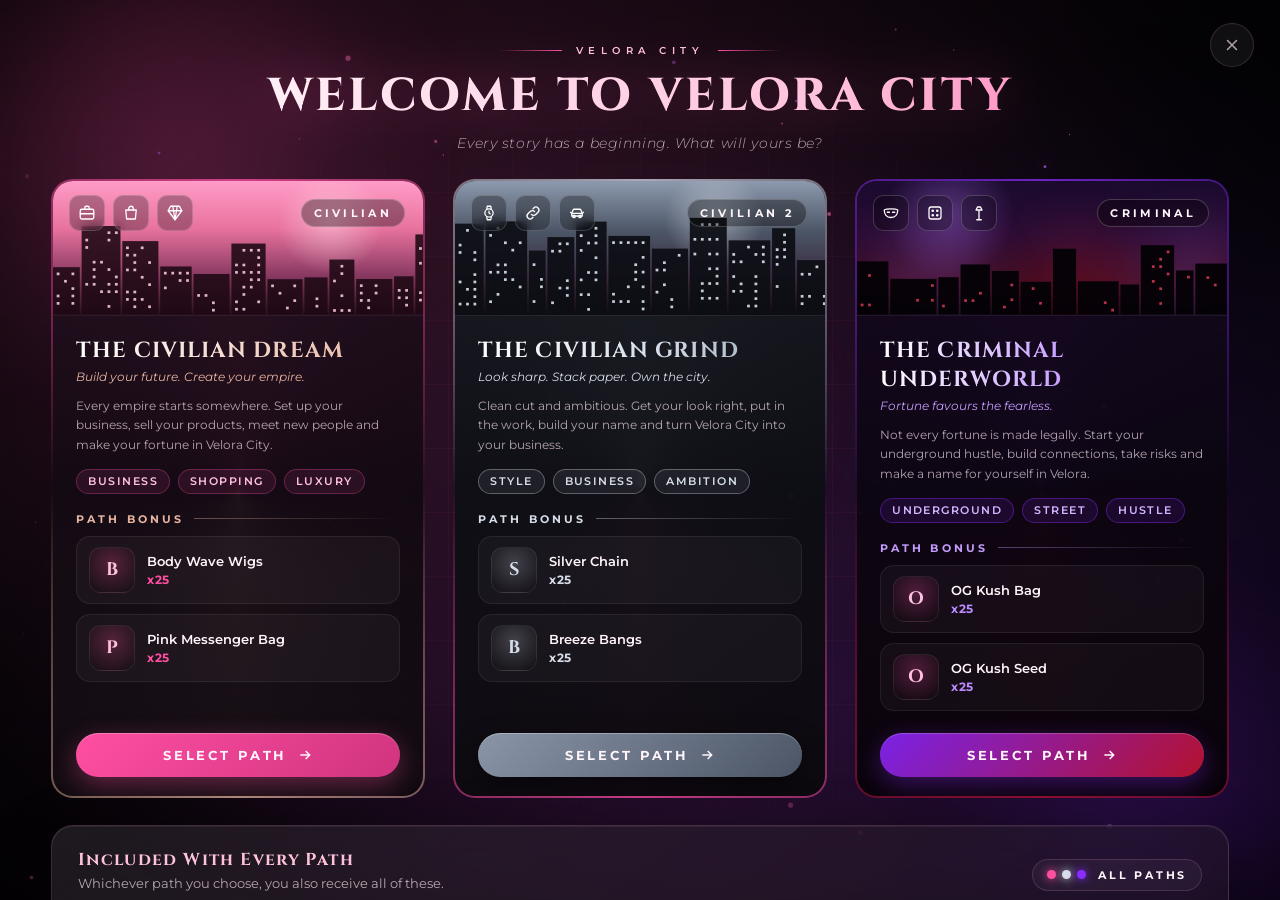
<file: velora_starterpack/web/index.html>
<!DOCTYPE html>
<html lang="en">
<head>
    <meta charset="UTF-8">
    <meta name="viewport" content="width=device-width, initial-scale=1.0">
    <title>Velora Starter Pack</title>
    <link rel="preconnect" href="https://fonts.googleapis.com">
    <link rel="preconnect" href="https://fonts.gstatic.com" crossorigin>
    <link href="https://fonts.googleapis.com/css2?family=Cinzel:wght@500;700;800&family=Montserrat:wght@300;400;500;600;700&display=swap" rel="stylesheet">
    <link rel="stylesheet" href="style.css">
</head>
<body>
<div id="app" class="hidden" aria-hidden="true">
    <!-- Atmosphere -->
    <div class="bg">
        <div class="bg-gradient"></div>
        <div class="orb orb-a"></div>
        <div class="orb orb-b"></div>
        <div class="orb orb-c"></div>
        <div class="bg-grid"></div>
        <canvas id="particles"></canvas>
        <div class="vignette"></div>
    </div>

    <button class="close-btn" id="closeBtn" title="Decide later" aria-label="Close">
        <svg viewBox="0 0 24 24"><path d="M6 6l12 12M18 6L6 18"/></svg>
    </button>

    <!-- ============ SCREEN: SELECT ============ -->
    <main class="screen screen-select" id="screenSelect">
        <header class="hero">
            <div class="brand"><span class="brand-line"></span><span id="txtBrand">VELORA CITY</span><span class="brand-line"></span></div>
            <h1 class="hero-title" id="txtWelcomeTitle">WELCOME TO VELORA CITY</h1>
            <p class="hero-subtitle" id="txtWelcomeSubtitle">Every story has a beginning. What will yours be?</p>
        </header>

        <div class="resume-banner hidden" id="resumeBanner">
            <svg viewBox="0 0 24 24"><path d="M12 8v5m0 3.5v.01M10.3 3.9L2.4 17.6A2 2 0 004.1 20.6h15.8a2 2 0 001.7-3L13.7 3.9a2 2 0 00-3.4 0z"/></svg>
            <span id="txtResume"></span>
        </div>

        <section class="paths" id="paths"><!-- cards injected --></section>

        <section class="standard glass">
            <div class="standard-head">
                <div>
                    <h2 id="txtStandardHeading">Included With Every Path</h2>
                    <p id="txtStandardSubtitle">Whichever path you choose, you also receive all of these.</p>
                </div>
                <div class="both-badge">
                    <span class="dot dot-civ"></span><span class="dot dot-civ2"></span><span class="dot dot-crim"></span> ALL PATHS
                </div>
            </div>
            <div class="reward-grid" id="standardGrid"></div>
        </section>

        <p class="hint" id="txtCloseHint"></p>
    </main>

    <!-- ============ SCREEN: REWARDS ============ -->
    <main class="screen screen-reward hidden" id="screenReward">
        <div class="reward-burst"></div>
        <div class="reward-inner">
            <div class="brand"><span class="brand-line"></span><span id="txtBrand2">VELORA CITY</span><span class="brand-line"></span></div>
            <h1 class="reward-title" id="txtRewardTitle">YOUR VELORA JOURNEY BEGINS!</h1>
            <div class="path-badge" id="rewardPathBadge"></div>
            <p class="reward-subtitle" id="txtRewardSubtitle">Your rewards have been delivered.</p>

            <div class="money-row" id="rewardMoney"></div>
            <div class="vehicle-row" id="rewardVehicles"></div>
            <div class="reward-grid reward-grid-final" id="rewardGrid"></div>

            <div class="review-note hidden" id="reviewNote"></div>

            <button class="btn btn-primary btn-xl" id="finishBtn">
                <span id="txtFinish">WELCOME TO VELORA</span>
            </button>
        </div>
    </main>

    <!-- ============ CONFIRM MODAL ============ -->
    <div class="modal-layer hidden" id="confirmModal" role="dialog" aria-modal="true">
        <div class="modal glass" id="confirmBox">
            <div class="modal-icon" id="confirmIcon"></div>
            <h3 id="txtConfirmTitle">Begin Your Journey?</h3>
            <p id="confirmText"></p>
            <div class="modal-actions">
                <button class="btn btn-ghost" id="backBtn"><span id="txtBack">Go Back</span></button>
                <button class="btn btn-primary" id="confirmBtn"><span id="txtConfirm">Confirm My Journey</span></button>
            </div>
        </div>
    </div>

    <!-- ============ PROCESSING ============ -->
    <div class="modal-layer hidden" id="processing">
        <div class="processing">
            <div class="loader"><span></span><span></span><span></span></div>
            <p id="txtProcessing">Preparing your rewards…</p>
        </div>
    </div>

    <!-- ============ TOAST ============ -->
    <div class="toast hidden" id="toast" role="alert"></div>
</div>

<script src="script.js"></script>
</body>
</html>
</file>
<file: velora_starterpack/web/style.css>
/* ==========================================================================
   VELORA CITY — Starter Pack UI
   ========================================================================== */

:root {
    --pink: #ff4fa3;
    --pink-glow: rgba(255, 79, 163, 0.55);
    --pink-soft: #ffc2dc;
    --rose-gold: #e8b4a0;
    --bg: #07050a;
    --surface: rgba(20, 12, 22, 0.55);
    --text: #fff5fa;
    --muted: rgba(255, 235, 245, 0.68);
    --crim: #8b2cff;
    --crim-red: #b3122e;
    --silver: #d6dde8;
    --steel: #4b5566;

    --radius: 22px;
    --radius-sm: 14px;
    --border: rgba(255, 180, 215, 0.16);
    --ease: cubic-bezier(.22, .9, .3, 1);
    --font-display: 'Cinzel', 'Times New Roman', serif;
    --font-body: 'Montserrat', 'Segoe UI', Arial, sans-serif;
}

*, *::before, *::after { box-sizing: border-box; margin: 0; padding: 0; }

html, body {
    width: 100%;
    height: 100%;
    overflow: hidden;
    background: transparent; /* game view shows through when hidden */
    font-family: var(--font-body);
    color: var(--text);
    -webkit-font-smoothing: antialiased;
    user-select: none;
}

.hidden { display: none !important; }

button { font-family: inherit; cursor: pointer; border: none; background: none; color: inherit; }

/* ---------- App shell ---------- */
#app {
    position: fixed;
    inset: 0;
    display: flex;
    flex-direction: column;
    opacity: 0;
    transition: opacity .6s var(--ease);
}
#app.visible { opacity: 1; }

/* ---------- Background atmosphere ---------- */
.bg { position: absolute; inset: 0; overflow: hidden; z-index: 0; background: var(--bg); }
.bg-gradient {
    position: absolute; inset: -20%;
    background:
        radial-gradient(ellipse at 20% 15%, rgba(255, 79, 163, .22), transparent 55%),
        radial-gradient(ellipse at 85% 80%, rgba(139, 44, 255, .20), transparent 55%),
        radial-gradient(ellipse at 50% 120%, rgba(255, 79, 163, .14), transparent 60%),
        linear-gradient(160deg, #0b0710 0%, #07050a 50%, #0a0510 100%);
    animation: bgShift 22s ease-in-out infinite alternate;
}
@keyframes bgShift {
    0% { transform: translate3d(0, 0, 0) scale(1); }
    100% { transform: translate3d(-3%, 2%, 0) scale(1.06); }
}
.orb {
    position: absolute; border-radius: 50%;
    filter: blur(70px); opacity: .45;
    will-change: transform;
}
.orb-a { width: 38vw; height: 38vw; left: -8vw; top: -10vw; background: radial-gradient(circle, var(--pink), transparent 70%); animation: float1 18s ease-in-out infinite; }
.orb-b { width: 32vw; height: 32vw; right: -8vw; bottom: -10vw; background: radial-gradient(circle, var(--crim), transparent 70%); animation: float2 21s ease-in-out infinite; }
.orb-c { width: 22vw; height: 22vw; left: 40vw; top: 30vh; background: radial-gradient(circle, var(--rose-gold), transparent 70%); opacity: .14; animation: float3 26s ease-in-out infinite; }
@keyframes float1 { 50% { transform: translate(6vw, 5vh) scale(1.1); } }
@keyframes float2 { 50% { transform: translate(-5vw, -6vh) scale(1.12); } }
@keyframes float3 { 50% { transform: translate(-8vw, 8vh) scale(.9); } }

.bg-grid {
    position: absolute; inset: 0;
    background-image:
        linear-gradient(rgba(255, 79, 163, .05) 1px, transparent 1px),
        linear-gradient(90deg, rgba(255, 79, 163, .05) 1px, transparent 1px);
    background-size: 64px 64px;
    mask-image: radial-gradient(ellipse at center, #000 20%, transparent 75%);
    -webkit-mask-image: radial-gradient(ellipse at center, #000 20%, transparent 75%);
}
#particles { position: absolute; inset: 0; width: 100%; height: 100%; }
.vignette { position: absolute; inset: 0; background: radial-gradient(ellipse at center, transparent 45%, rgba(0, 0, 0, .7) 100%); pointer-events: none; }

/* ---------- Glass ---------- */
.glass {
    background: linear-gradient(145deg, rgba(255, 255, 255, .07), rgba(255, 255, 255, .02)), var(--surface);
    border: 1px solid var(--border);
    border-radius: var(--radius);
    backdrop-filter: blur(18px) saturate(140%);
    -webkit-backdrop-filter: blur(18px) saturate(140%);
    box-shadow: 0 20px 60px rgba(0, 0, 0, .45), inset 0 1px 0 rgba(255, 255, 255, .06);
}

/* ---------- Close ---------- */
.close-btn {
    position: absolute; top: clamp(14px, 2.5vh, 28px); right: clamp(14px, 2vw, 32px);
    width: 44px; height: 44px; border-radius: 50%;
    z-index: 20;
    display: grid; place-items: center;
    background: rgba(255, 255, 255, .05);
    border: 1px solid var(--border);
    transition: all .25s var(--ease);
}
.close-btn svg { width: 18px; height: 18px; stroke: var(--muted); stroke-width: 2; fill: none; stroke-linecap: round; }
.close-btn:hover { background: rgba(255, 79, 163, .16); border-color: var(--pink); box-shadow: 0 0 18px var(--pink-glow); transform: rotate(90deg); }
.close-btn:hover svg { stroke: var(--text); }

/* ---------- Screens ---------- */
.screen {
    position: relative; z-index: 1;
    flex: 1;
    overflow-y: auto; overflow-x: hidden;
    padding: clamp(20px, 4vh, 56px) clamp(16px, 4vw, 72px) clamp(20px, 3vh, 40px);
    scrollbar-width: thin;
    scrollbar-color: rgba(255, 79, 163, .4) transparent;
}
.screen::-webkit-scrollbar { width: 6px; }
.screen::-webkit-scrollbar-thumb { background: rgba(255, 79, 163, .4); border-radius: 3px; }

.screen-select > * { max-width: 1560px; margin-left: auto; margin-right: auto; }

/* ---------- Hero ---------- */
.hero { text-align: center; margin-bottom: clamp(16px, 3vh, 34px); animation: rise .9s var(--ease) both; }
.brand {
    display: inline-flex; align-items: center; gap: 14px;
    font-size: clamp(10px, .75vw, 13px); letter-spacing: .55em; font-weight: 600;
    color: var(--pink-soft); text-transform: uppercase;
    margin-bottom: clamp(8px, 1.5vh, 16px);
}
.brand-line { width: clamp(30px, 5vw, 80px); height: 1px; background: linear-gradient(90deg, transparent, var(--pink)); }
.brand-line:last-child { background: linear-gradient(90deg, var(--pink), transparent); }

.hero-title, .reward-title {
    font-family: var(--font-display);
    font-weight: 800;
    font-size: clamp(26px, 3.6vw, 62px);
    letter-spacing: .06em;
    line-height: 1.1;
    background: linear-gradient(100deg, #fff 0%, var(--pink-soft) 30%, var(--pink) 50%, var(--pink-soft) 70%, #fff 100%);
    background-size: 220% auto;
    -webkit-background-clip: text; background-clip: text;
    -webkit-text-fill-color: transparent;
    filter: drop-shadow(0 0 24px rgba(255, 79, 163, .35));
    animation: titleShine 7s linear infinite;
}
@keyframes titleShine { to { background-position: 220% center; } }
.hero-subtitle {
    margin-top: clamp(8px, 1.4vh, 14px);
    font-size: clamp(13px, 1.1vw, 19px); font-weight: 300; font-style: italic;
    color: var(--muted); letter-spacing: .04em;
}

@keyframes rise { from { opacity: 0; transform: translateY(24px); } to { opacity: 1; transform: none; } }

/* ---------- Resume banner ---------- */
.resume-banner {
    display: flex; align-items: center; gap: 12px;
    padding: 14px 20px; margin-bottom: 22px;
    border-radius: var(--radius-sm);
    background: rgba(255, 79, 163, .1);
    border: 1px solid rgba(255, 79, 163, .4);
    color: var(--pink-soft); font-size: 14px;
    animation: rise .6s var(--ease) both;
}
.resume-banner svg { width: 22px; height: 22px; flex-shrink: 0; stroke: var(--pink); fill: none; stroke-width: 2; stroke-linecap: round; }

/* ---------- Path cards ---------- */
.paths {
    display: grid;
    grid-template-columns: repeat(auto-fit, minmax(min(100%, 340px), 1fr));
    gap: clamp(16px, 2.2vw, 36px);
    margin-bottom: clamp(18px, 3vh, 34px);
}

.card {
    --c1: var(--pink); --c2: var(--rose-gold); --glow: var(--pink-glow);
    position: relative;
    border-radius: var(--radius);
    padding: 2px; /* border thickness */
    isolation: isolate;
    transition: transform .45s var(--ease), box-shadow .45s var(--ease);
    animation: rise .9s var(--ease) both;
    display: flex;
}
.card:nth-child(2) { animation-delay: .12s; }

/* Animated border */
.card::before {
    content: ''; position: absolute; inset: 0; z-index: -1;
    border-radius: inherit;
    background: conic-gradient(from var(--angle, 0deg), var(--c1), transparent 25%, var(--c2) 50%, transparent 75%, var(--c1));
    animation: spinBorder 6s linear infinite;
    opacity: .75;
    transition: opacity .4s;
}
@property --angle { syntax: '<angle>'; initial-value: 0deg; inherits: false; }
@keyframes spinBorder { to { --angle: 360deg; } }

.card-inner {
    position: relative; flex: 1;
    display: flex; flex-direction: column;
    border-radius: calc(var(--radius) - 2px);
    background: linear-gradient(170deg, rgba(28, 14, 26, .92), rgba(10, 6, 12, .94));
    overflow: hidden;
}
.card:hover { transform: translateY(-8px) scale(1.01); box-shadow: 0 30px 80px rgba(0, 0, 0, .6), 0 0 50px var(--glow); }
.card:hover::before { opacity: 1; }

.card.theme-criminal { --c1: var(--crim); --c2: var(--crim-red); --glow: rgba(139, 44, 255, .45); }
.card.theme-criminal .card-inner { background: linear-gradient(170deg, rgba(18, 8, 26, .94), rgba(6, 3, 8, .96)); }

.card.locked { filter: grayscale(.85) brightness(.55); pointer-events: none; }
.card.locked::after {
    content: 'PATH UNAVAILABLE'; position: absolute; inset: 0; display: grid; place-items: center;
    font-family: var(--font-display); letter-spacing: .3em; font-size: 18px; color: var(--muted);
}
.card.chosen::before { opacity: 1; animation-duration: 3s; }

/* Card art */
.card-art {
    position: relative; height: clamp(100px, 15vh, 190px);
    overflow: hidden;
    border-bottom: 1px solid rgba(255, 255, 255, .06);
}
.card-art .sky { position: absolute; inset: 0; }
.theme-civilian .sky {
    background:
        radial-gradient(circle at 75% 30%, rgba(255, 210, 225, .55), transparent 18%),
        linear-gradient(180deg, #ff9cc7 0%, #e9739f 35%, #8a3a62 70%, #2a1020 100%);
}
.theme-criminal .sky {
    background:
        radial-gradient(circle at 25% 25%, rgba(180, 120, 255, .35), transparent 22%),
        linear-gradient(180deg, #1a0b2e 0%, #2a0c33 40%, #3b0a1c 75%, #0a0408 100%);
}
.card-art svg.skyline { position: absolute; left: 0; right: 0; bottom: 0; width: 100%; height: 75%; }
.theme-civilian .skyline { fill: rgba(30, 8, 20, .88); }
.theme-criminal .skyline { fill: rgba(4, 2, 6, .95); }
.skyline .win { fill: rgba(255, 210, 230, .85); animation: twinkle 4s ease-in-out infinite; }
.theme-criminal .skyline .win { fill: rgba(255, 70, 100, .7); }
.skyline .win:nth-child(3n) { animation-delay: 1.3s; }
.skyline .win:nth-child(4n) { animation-delay: 2.1s; }
@keyframes twinkle { 50% { opacity: .25; } }

/* Civilian shimmer sweep */
.theme-civilian .card-art::after {
    content: ''; position: absolute; top: 0; bottom: 0; width: 40%; left: -60%;
    background: linear-gradient(100deg, transparent, rgba(255, 255, 255, .35), transparent);
    animation: shimmer 4.5s ease-in-out infinite;
}
@keyframes shimmer { 0%, 30% { left: -60%; } 70%, 100% { left: 130%; } }

/* Criminal smoke */
.smoke { position: absolute; inset: 0; pointer-events: none; }
.smoke span {
    position: absolute; bottom: -40%; width: 60%; height: 120%;
    border-radius: 50%;
    background: radial-gradient(circle, rgba(160, 90, 220, .28), transparent 65%);
    filter: blur(18px);
    animation: smoke 9s ease-in-out infinite;
}
.smoke span:nth-child(1) { left: -10%; }
.smoke span:nth-child(2) { left: 30%; animation-delay: -3s; background: radial-gradient(circle, rgba(200, 30, 60, .25), transparent 65%); }
.smoke span:nth-child(3) { left: 60%; animation-delay: -6s; }
@keyframes smoke {
    0% { transform: translate(0, 20%) scale(.8); opacity: 0; }
    40% { opacity: 1; }
    100% { transform: translate(10%, -45%) scale(1.3); opacity: 0; }
}

.card-icons { position: absolute; top: 14px; left: 16px; display: flex; gap: 8px; z-index: 2; }
.card-icons .ic {
    width: 36px; height: 36px; border-radius: 10px;
    display: grid; place-items: center;
    background: rgba(0, 0, 0, .28); border: 1px solid rgba(255, 255, 255, .18);
    backdrop-filter: blur(6px);
}
.card-icons svg { width: 18px; height: 18px; fill: none; stroke: #fff; stroke-width: 1.7; stroke-linecap: round; stroke-linejoin: round; }

.card-label {
    position: absolute; top: 18px; right: 18px; z-index: 2;
    font-size: 11px; letter-spacing: .3em; font-weight: 700;
    padding: 6px 12px; border-radius: 999px;
    background: rgba(0, 0, 0, .35); border: 1px solid rgba(255, 255, 255, .2);
}

.card-body { padding: clamp(16px, 2.2vh, 26px) clamp(18px, 1.8vw, 30px); display: flex; flex-direction: column; flex: 1; }
.card-title {
    font-family: var(--font-display); font-weight: 700;
    font-size: clamp(19px, 1.7vw, 30px); letter-spacing: .05em;
    background: linear-gradient(90deg, #fff, var(--c2));
    -webkit-background-clip: text; background-clip: text; -webkit-text-fill-color: transparent;
}
.theme-criminal .card-title { background: linear-gradient(90deg, #fff, #c9a2ff 55%, #ff5a7a); -webkit-background-clip: text; background-clip: text; }
.card-subtitle { margin-top: 4px; font-style: italic; font-size: clamp(12px, .95vw, 15px); color: var(--c2); }
.theme-criminal .card-subtitle { color: #c49bff; }
.card-desc { margin-top: 12px; font-size: clamp(12px, .85vw, 14px); line-height: 1.65; color: var(--muted); }

.tags { display: flex; flex-wrap: wrap; gap: 8px; margin-top: 14px; }
.tag {
    font-size: 10.5px; letter-spacing: .14em; text-transform: uppercase; font-weight: 600;
    padding: 5px 11px; border-radius: 999px;
    background: rgba(255, 79, 163, .1); border: 1px solid rgba(255, 79, 163, .3); color: var(--pink-soft);
}
.theme-criminal .tag { background: rgba(139, 44, 255, .12); border-color: rgba(139, 44, 255, .4); color: #d4b8ff; }

.bonus { margin-top: clamp(14px, 2vh, 22px); flex: 1; }
.section-label {
    display: flex; align-items: center; gap: 10px;
    font-size: 11px; letter-spacing: .28em; text-transform: uppercase; font-weight: 700;
    color: var(--c2); margin-bottom: 10px;
}
.theme-criminal .section-label { color: #c49bff; }
.section-label::after { content: ''; flex: 1; height: 1px; background: linear-gradient(90deg, currentColor, transparent); opacity: .4; }

.bonus-list { display: grid; grid-template-columns: repeat(auto-fill, minmax(190px, 1fr)); gap: 10px; }

/* ---------- Reward tile (shared) ---------- */
.tile {
    position: relative;
    display: flex; align-items: center; gap: 12px;
    padding: 10px 12px;
    border-radius: var(--radius-sm);
    background: rgba(255, 255, 255, .035);
    border: 1px solid rgba(255, 255, 255, .07);
    transition: all .3s var(--ease);
}
.tile:hover { background: rgba(255, 79, 163, .08); border-color: rgba(255, 79, 163, .35); transform: translateY(-2px); }
.theme-criminal .tile:hover { background: rgba(139, 44, 255, .1); border-color: rgba(139, 44, 255, .45); }
.tile-img {
    width: 46px; height: 46px; flex-shrink: 0;
    border-radius: 12px; display: grid; place-items: center;
    background: radial-gradient(circle at 50% 35%, rgba(255, 79, 163, .25), rgba(0, 0, 0, .3));
    border: 1px solid rgba(255, 255, 255, .08);
    overflow: hidden;
}
.tile-img img { width: 82%; height: 82%; object-fit: contain; filter: drop-shadow(0 4px 8px rgba(0, 0, 0, .5)); }
.tile-img .fallback { font-family: var(--font-display); font-size: 18px; font-weight: 700; color: var(--pink-soft); }
.tile-info { min-width: 0; }
.tile-label { font-size: 13px; font-weight: 600; line-height: 1.3; overflow: hidden; display: -webkit-box; -webkit-line-clamp: 2; -webkit-box-orient: vertical; word-break: break-word; }
.tile-count { font-size: 12px; color: var(--pink); font-weight: 700; margin-top: 2px; letter-spacing: .05em; }
.theme-criminal .tile-count { color: #b98bff; }

.tile.money .tile-img { background: radial-gradient(circle at 50% 35%, rgba(255, 215, 140, .35), rgba(0, 0, 0, .3)); }
.tile.money svg { width: 24px; height: 24px; fill: none; stroke: #ffd98a; stroke-width: 1.8; stroke-linecap: round; stroke-linejoin: round; }
.tile.money .tile-count { color: #ffd98a; font-size: 15px; }

/* Vehicle tile (spans two columns) */
.tile.vehicle {
    grid-column: span 2;
    background: linear-gradient(120deg, rgba(255, 79, 163, .14), rgba(139, 44, 255, .08));
    border-color: rgba(255, 79, 163, .35);
}
.tile.vehicle .tile-img { width: 112px; height: 62px; border-radius: 10px; }
.tile.vehicle .tile-img img { width: 100%; height: 100%; object-fit: cover; filter: none; }
.tile.vehicle .tile-img svg, .vehicle-img svg { width: 60%; height: 60%; fill: none; stroke: var(--pink-soft); stroke-width: 1.5; stroke-linecap: round; stroke-linejoin: round; }
.tile-tag { font-size: 9.5px; letter-spacing: .25em; text-transform: uppercase; font-weight: 700; color: var(--pink); margin-bottom: 2px; }
.tile-sub { font-size: 11.5px; color: var(--muted); margin-top: 2px; }

/* ---------- Buttons ---------- */
.btn {
    position: relative; overflow: hidden;
    display: inline-flex; align-items: center; justify-content: center; gap: 10px;
    padding: 14px 28px; border-radius: 999px;
    font-weight: 700; font-size: 13px; letter-spacing: .22em; text-transform: uppercase;
    transition: transform .25s var(--ease), box-shadow .3s var(--ease), background .3s;
}
.btn:active { transform: scale(.97); }
.btn:disabled { opacity: .5; pointer-events: none; }
.btn-primary {
    background: linear-gradient(135deg, var(--pink), #d0347f);
    box-shadow: 0 8px 26px rgba(255, 79, 163, .35), inset 0 1px 0 rgba(255, 255, 255, .25);
}
.btn-primary::after {
    content: ''; position: absolute; top: 0; left: -80%; width: 50%; height: 100%;
    background: linear-gradient(100deg, transparent, rgba(255, 255, 255, .45), transparent);
    transform: skewX(-20deg);
    transition: left .7s var(--ease);
}
.btn-primary:hover { transform: translateY(-2px); box-shadow: 0 12px 34px rgba(255, 79, 163, .55), 0 0 30px rgba(255, 79, 163, .35); }
.btn-primary:hover::after { left: 130%; }
.btn-ghost { background: rgba(255, 255, 255, .05); border: 1px solid var(--border); color: var(--muted); }
.btn-ghost:hover { background: rgba(255, 255, 255, .1); color: var(--text); border-color: rgba(255, 255, 255, .3); }

.card .btn-select { margin-top: clamp(16px, 2.4vh, 26px); width: 100%; }
.theme-criminal .btn-primary {
    background: linear-gradient(135deg, #7a22e6, var(--crim-red));
    box-shadow: 0 8px 26px rgba(139, 44, 255, .35), inset 0 1px 0 rgba(255, 255, 255, .2);
}
.theme-criminal .btn-primary:hover { box-shadow: 0 12px 34px rgba(139, 44, 255, .55), 0 0 30px rgba(179, 18, 46, .4); }
.btn-xl { padding: 18px 46px; font-size: 15px; margin-top: clamp(18px, 3vh, 34px); }
.btn svg { width: 16px; height: 16px; stroke: currentColor; fill: none; stroke-width: 2.2; }

/* ---------- Standard section ---------- */
.standard { padding: clamp(18px, 2.4vh, 28px) clamp(18px, 2vw, 32px); animation: rise .9s var(--ease) .25s both; }
.standard-head { display: flex; justify-content: space-between; align-items: flex-end; gap: 16px; flex-wrap: wrap; margin-bottom: 14px; }
.standard h2 { font-family: var(--font-display); font-size: clamp(16px, 1.35vw, 23px); letter-spacing: .08em; color: var(--pink-soft); }
.standard p { font-size: 13px; color: var(--muted); margin-top: 4px; }
.both-badge {
    display: inline-flex; align-items: center; gap: 6px;
    font-size: 11px; font-weight: 700; letter-spacing: .25em;
    padding: 8px 14px; border-radius: 999px;
    border: 1px solid var(--border); background: rgba(255, 255, 255, .04);
}
.dot { width: 9px; height: 9px; border-radius: 50%; }
.dot-civ { background: var(--pink); box-shadow: 0 0 10px var(--pink); }
.dot-civ2 { background: var(--silver); box-shadow: 0 0 10px var(--silver); }
.dot-crim { background: var(--crim); box-shadow: 0 0 10px var(--crim); margin-right: 6px; }

.reward-grid { display: grid; grid-template-columns: repeat(auto-fill, minmax(190px, 1fr)); gap: 10px; }

.standard .reward-grid { grid-template-columns: repeat(auto-fill, minmax(165px, 1fr)); }

.hint { text-align: center; color: rgba(255, 235, 245, .4); font-size: 12px; margin-top: 18px; letter-spacing: .05em; }

/* ---------- Modals ---------- */
.modal-layer {
    position: absolute; inset: 0; z-index: 30;
    display: grid; place-items: center; padding: 16px;
    background: rgba(5, 2, 8, .72);
    animation: fadeIn .3s var(--ease) both;
}
@keyframes fadeIn { from { opacity: 0; } to { opacity: 1; } }
.modal {
    width: min(520px, 100%);
    padding: clamp(24px, 4vh, 40px) clamp(22px, 3vw, 40px);
    text-align: center;
    border-color: rgba(255, 79, 163, .4);
    box-shadow: 0 30px 90px rgba(0, 0, 0, .6), 0 0 60px rgba(255, 79, 163, .2);
    animation: pop .45s var(--ease) both;
}
.modal.theme-criminal { border-color: rgba(139, 44, 255, .5); box-shadow: 0 30px 90px rgba(0, 0, 0, .6), 0 0 60px rgba(139, 44, 255, .25); }
@keyframes pop { from { opacity: 0; transform: scale(.9) translateY(20px); } to { opacity: 1; transform: none; } }
.modal-icon {
    width: 64px; height: 64px; margin: 0 auto 18px; border-radius: 50%;
    display: grid; place-items: center;
    background: radial-gradient(circle, rgba(255, 79, 163, .35), rgba(255, 79, 163, .05));
    border: 1px solid rgba(255, 79, 163, .5);
    box-shadow: 0 0 30px rgba(255, 79, 163, .35);
}
.modal.theme-criminal .modal-icon { background: radial-gradient(circle, rgba(139, 44, 255, .35), rgba(139, 44, 255, .05)); border-color: rgba(139, 44, 255, .6); box-shadow: 0 0 30px rgba(139, 44, 255, .35); }
.modal-icon svg { width: 28px; height: 28px; fill: none; stroke: #fff; stroke-width: 1.7; stroke-linecap: round; stroke-linejoin: round; }
.modal h3 { font-family: var(--font-display); font-size: clamp(20px, 1.6vw, 26px); letter-spacing: .06em; }
.modal p { margin-top: 14px; color: var(--muted); line-height: 1.7; font-size: 14.5px; }
.modal p strong { color: var(--text); }
.modal-actions { display: flex; gap: 12px; justify-content: center; margin-top: 28px; flex-wrap: wrap; }
.modal-actions .btn { flex: 1; min-width: 170px; letter-spacing: .14em; white-space: nowrap; padding-left: 20px; padding-right: 20px; }

/* ---------- Processing ---------- */
.processing { text-align: center; }
.processing p { margin-top: 22px; color: var(--pink-soft); letter-spacing: .15em; font-size: 13px; text-transform: uppercase; }
.loader { display: inline-flex; gap: 10px; }
.loader span {
    width: 14px; height: 14px; border-radius: 50%;
    background: var(--pink); box-shadow: 0 0 16px var(--pink);
    animation: bounce 1.1s ease-in-out infinite;
}
.loader span:nth-child(2) { animation-delay: .15s; }
.loader span:nth-child(3) { animation-delay: .3s; }
@keyframes bounce { 0%, 100% { transform: translateY(0); opacity: .5; } 50% { transform: translateY(-14px); opacity: 1; } }

/* ---------- Toast ---------- */
.toast {
    position: absolute; z-index: 40; left: 50%; bottom: clamp(18px, 4vh, 40px);
    transform: translateX(-50%);
    max-width: min(640px, calc(100% - 32px));
    padding: 14px 22px; border-radius: var(--radius-sm);
    background: rgba(40, 8, 20, .92); border: 1px solid rgba(255, 79, 120, .5);
    box-shadow: 0 10px 40px rgba(0, 0, 0, .5);
    font-size: 14px; line-height: 1.5; text-align: center;
    animation: toastIn .4s var(--ease) both;
}
@keyframes toastIn { from { opacity: 0; transform: translate(-50%, 20px); } to { opacity: 1; transform: translate(-50%, 0); } }

/* ---------- Reward screen ---------- */
.screen-reward { display: flex; align-items: center; justify-content: center; text-align: center; }
.reward-inner { position: relative; z-index: 2; width: min(1100px, 100%); margin: auto; }
.reward-burst {
    position: fixed; left: 50%; top: 42%; width: 140vmax; height: 140vmax;
    transform: translate(-50%, -50%);
    background: repeating-conic-gradient(from 0deg, rgba(255, 79, 163, .07) 0deg 6deg, transparent 6deg 18deg);
    mask-image: radial-gradient(circle, #000 0%, transparent 55%);
    -webkit-mask-image: radial-gradient(circle, #000 0%, transparent 55%);
    animation: burstSpin 60s linear infinite;
    pointer-events: none; z-index: 0;
}
@keyframes burstSpin { to { transform: translate(-50%, -50%) rotate(360deg); } }
.reward-title { animation: titleShine 7s linear infinite, zoomIn 1s var(--ease) both; }
@keyframes zoomIn { from { opacity: 0; transform: scale(.7); filter: blur(10px); } to { opacity: 1; transform: none; } }
.reward-subtitle { color: var(--muted); margin-top: 10px; font-size: clamp(13px, 1vw, 16px); animation: rise .8s var(--ease) .4s both; }
.path-badge {
    display: inline-flex; align-items: center; gap: 8px; margin-top: 16px;
    padding: 8px 18px; border-radius: 999px;
    font-size: 12px; font-weight: 700; letter-spacing: .3em; text-transform: uppercase;
    background: rgba(255, 79, 163, .14); border: 1px solid rgba(255, 79, 163, .5); color: var(--pink-soft);
    animation: rise .8s var(--ease) .3s both;
}
.path-badge.theme-criminal { background: rgba(139, 44, 255, .16); border-color: rgba(139, 44, 255, .55); color: #d4b8ff; }

.money-row { display: flex; justify-content: center; gap: 16px; flex-wrap: wrap; margin-top: clamp(18px, 3vh, 32px); }
.money-card {
    min-width: 220px; padding: 18px 26px; border-radius: var(--radius);
    background: linear-gradient(145deg, rgba(255, 215, 140, .12), rgba(255, 255, 255, .02));
    border: 1px solid rgba(255, 215, 140, .35);
    box-shadow: 0 0 30px rgba(255, 200, 120, .12);
    animation: pop .6s var(--ease) both;
}
.money-card .m-label { font-size: 11px; letter-spacing: .3em; text-transform: uppercase; color: rgba(255, 230, 190, .8); font-weight: 700; }
.money-card .m-value { font-family: var(--font-display); font-size: clamp(24px, 2.2vw, 36px); font-weight: 700; color: #ffd98a; margin-top: 6px; text-shadow: 0 0 20px rgba(255, 200, 120, .4); }

/* Featured vehicle on the reward screen */
.vehicle-row { display: flex; justify-content: center; gap: 16px; flex-wrap: wrap; margin-top: 16px; }
.vehicle-card {
    display: flex; align-items: center; gap: 22px; text-align: left;
    padding: 14px 26px 14px 14px; border-radius: var(--radius);
    background: linear-gradient(120deg, rgba(255, 79, 163, .16), rgba(139, 44, 255, .1));
    border: 1px solid rgba(255, 79, 163, .45);
    box-shadow: 0 0 40px rgba(255, 79, 163, .18);
    animation: pop .6s var(--ease) both;
}
.vehicle-img {
    width: clamp(160px, 14vw, 240px); aspect-ratio: 16 / 9;
    border-radius: 14px; overflow: hidden;
    display: grid; place-items: center;
    background: radial-gradient(circle at 50% 40%, rgba(255, 79, 163, .3), rgba(0, 0, 0, .35));
    border: 1px solid rgba(255, 255, 255, .1);
}
.vehicle-img img { width: 100%; height: 100%; object-fit: cover; }
.vehicle-info .m-label { font-size: 11px; letter-spacing: .3em; text-transform: uppercase; font-weight: 700; color: var(--pink-soft); }
.vehicle-name { font-family: var(--font-display); font-weight: 700; font-size: clamp(20px, 1.8vw, 30px); margin-top: 6px; }
.vehicle-garage { color: var(--muted); font-size: 13px; margin-top: 4px; }

.reward-grid-final { margin-top: clamp(16px, 2.5vh, 28px); text-align: left; }
.reward-grid-final .tile { opacity: 0; animation: tileIn .55s var(--ease) forwards; }
@keyframes tileIn { from { opacity: 0; transform: translateY(18px) scale(.94); } to { opacity: 1; transform: none; } }

.review-note { margin-top: 18px; color: #ffd98a; font-size: 13px; }

/* ---------- Civilian 2 theme (steel & silver with a Velora pink edge) ---------- */
.card.theme-civilian2 { --c1: var(--silver); --c2: var(--pink); --glow: rgba(214, 221, 232, .35); }
.card.theme-civilian2 .card-inner { background: linear-gradient(170deg, rgba(20, 22, 30, .94), rgba(8, 8, 12, .96)); }
.theme-civilian2 .sky {
    background:
        radial-gradient(circle at 70% 28%, rgba(230, 236, 245, .45), transparent 18%),
        linear-gradient(180deg, #8d99ad 0%, #4b5566 38%, #3a2a3e 72%, #120c14 100%);
}
.theme-civilian2 .skyline { fill: rgba(12, 14, 20, .92); }
.theme-civilian2 .skyline .win { fill: rgba(230, 238, 250, .85); }
.theme-civilian2 .card-art::after {
    content: ''; position: absolute; top: 0; bottom: 0; width: 40%; left: -60%;
    background: linear-gradient(100deg, transparent, rgba(220, 230, 245, .3), transparent);
    animation: shimmer 5.5s ease-in-out infinite;
}
.theme-civilian2 .card-title { background: linear-gradient(90deg, #fff, var(--silver) 55%, #9aa6b8); -webkit-background-clip: text; background-clip: text; }
.theme-civilian2 .card-subtitle,
.theme-civilian2 .section-label { color: var(--silver); }
.theme-civilian2 .tag { background: rgba(214, 221, 232, .08); border-color: rgba(214, 221, 232, .35); color: var(--silver); }
.theme-civilian2 .tile:hover { background: rgba(214, 221, 232, .08); border-color: rgba(214, 221, 232, .4); }
.theme-civilian2 .tile-img { background: radial-gradient(circle at 50% 35%, rgba(214, 221, 232, .22), rgba(0, 0, 0, .3)); }
.theme-civilian2 .tile-img .fallback { color: var(--silver); }
.theme-civilian2 .tile-count { color: var(--silver); }
.theme-civilian2 .btn-primary {
    background: linear-gradient(135deg, #8a95a8, var(--steel));
    box-shadow: 0 8px 26px rgba(0, 0, 0, .4), inset 0 1px 0 rgba(255, 255, 255, .3);
}
.theme-civilian2 .btn-primary:hover { box-shadow: 0 12px 34px rgba(214, 221, 232, .25), 0 0 30px rgba(255, 79, 163, .3); }
.modal.theme-civilian2 { border-color: rgba(214, 221, 232, .45); box-shadow: 0 30px 90px rgba(0, 0, 0, .6), 0 0 60px rgba(214, 221, 232, .15); }
.modal.theme-civilian2 .modal-icon { background: radial-gradient(circle, rgba(214, 221, 232, .3), rgba(214, 221, 232, .04)); border-color: rgba(214, 221, 232, .55); box-shadow: 0 0 30px rgba(214, 221, 232, .25); }
.modal.theme-civilian2 .btn-primary { background: linear-gradient(135deg, #8a95a8, var(--steel)); }
.path-badge.theme-civilian2 { background: rgba(214, 221, 232, .1); border-color: rgba(214, 221, 232, .45); color: var(--silver); }

/* Three cards side by side: tighten the cards so they fit comfortably. */
.card:nth-child(3) { animation-delay: .24s; }
.paths .bonus-list { grid-template-columns: repeat(auto-fill, minmax(175px, 1fr)); }

/* ---------- Responsive ---------- */
@media (max-width: 600px) {
    .tile.vehicle { grid-column: span 1; }
}
@media (max-width: 900px) {
    .bonus-list, .reward-grid { grid-template-columns: repeat(auto-fill, minmax(160px, 1fr)); }
    .card:hover { transform: translateY(-4px); }
}
@media (max-height: 760px) {
    .card-art { height: 110px; }
    .card-desc { line-height: 1.5; }
}
@media (prefers-reduced-motion: reduce) {
    *, *::before, *::after { animation-duration: .01ms !important; animation-iteration-count: 1 !important; transition-duration: .01ms !important; }
}
</file>
